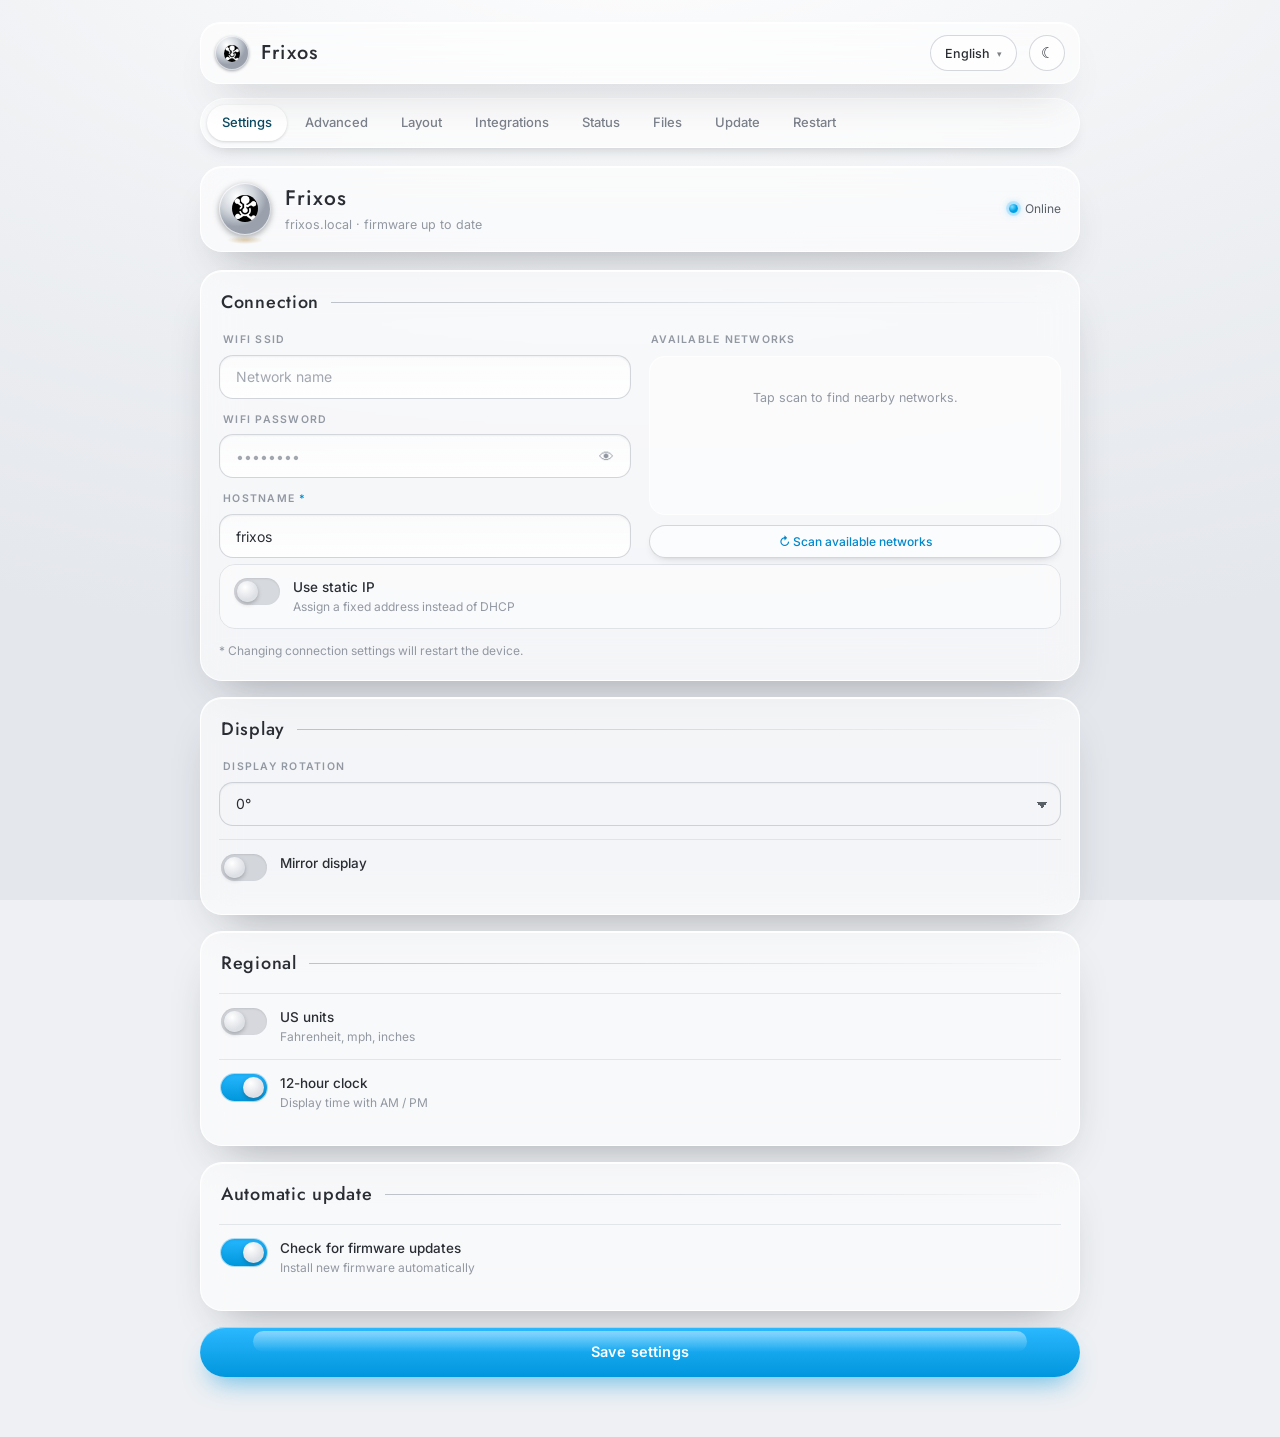
<file: frixos-ui/index.html>
<!DOCTYPE html>
<html lang="en">
<head>
<meta charset="UTF-8">
<meta name="viewport" content="width=device-width, initial-scale=1.0">
<title>Frixos</title>
<link rel="stylesheet" href="app.css">
</head>
<body class="theme-light">

<div class="wrap">

  <!-- ===== HEADER ===== -->
  <header class="topbar">
    <span class="disc"><img src="img/logo.jpg" alt="Frixos"></span>
    <span class="brand">Frixos</span>
    <span class="spring"></span>
    <div class="lang-wrap">
      <button class="ctrl lang" id="langBtn" aria-haspopup="listbox" aria-expanded="false">
        <span id="langName">English</span><span class="caret">▾</span>
      </button>
      <div class="lang-menu" id="langMenu" role="listbox">
        <div class="lang-opt sel" data-lang="en">English</div>
        <div class="lang-opt" data-lang="de">Deutsch</div>
        <div class="lang-opt" data-lang="fr">Français</div>
        <div class="lang-opt" data-lang="it">Italiano</div>
        <div class="lang-opt" data-lang="pt">Português</div>
        <div class="lang-opt" data-lang="sv">Svenska</div>
        <div class="lang-opt" data-lang="da">Dansk</div>
        <div class="lang-opt" data-lang="pl">Polski</div>
        <div class="lang-opt" data-lang="es">Español</div>
      </div>
    </div>
    <button class="ctrl" id="themeBtn" aria-label="Toggle theme" title="Toggle light / dark"><span id="themeIcon">☾</span></button>
  </header>

  <!-- ===== NAV ===== -->
  <nav class="nav" id="nav">
    <a data-tab="settings" class="active">Settings</a>
    <a data-tab="advanced">Advanced</a>
    <a data-tab="layout">Layout</a>
    <a data-tab="integrations">Integrations</a>
    <a data-tab="status">Status</a>
    <a data-tab="files">Files</a>
    <a data-tab="update">Update</a>
    <a data-tab="restart">Restart</a>
  </nav>

  <!-- ===================== SETTINGS ===================== -->
  <section class="tab-page active" id="tab-settings" data-screen-label="Settings">
    <div class="hero">
      <span class="obj"><img src="img/logo.jpg" alt=""></span>
      <div class="ht">
        <div class="nm">Frixos</div>
        <div class="st">frixos.local · firmware up to date</div>
      </div>
      <span class="jewel"><span class="g"></span> Online</span>
    </div>

    <div class="panel">
      <div class="ptitle"><h2>Connection</h2><span class="rule"></span></div>
      <div class="conn-grid">
        <div class="conn-fields">
          <div class="field"><label>WiFi SSID</label><input type="text" id="wifi_ssid" autocomplete="username" placeholder="Network name"></div>
          <div class="field"><label>WiFi password</label>
            <div class="pw"><input type="password" id="wifi_pass" autocomplete="current-password" placeholder="••••••••"><button class="eye" type="button" aria-label="Show password">👁</button></div>
          </div>
          <div class="field"><label>Hostname <span class="req">*</span></label>
            <input type="text" id="hostname" value="frixos" required maxlength="32"><span class="err" id="hostname-err">Hostname is required.</span>
          </div>
        </div>
        <div class="conn-nets">
          <label class="mini-label">Available networks</label>
          <div id="netlist" class="netbox"><div class="net-empty">Tap scan to find nearby networks.</div></div>
          <button class="scan-btn block-scan" id="scanBtn">↻ Scan available networks</button>
        </div>
      </div>

      <div class="staticip">
        <div class="toggle staticip-head">
          <div class="tx"><div class="tt">Use static IP</div><div class="ts">Assign a fixed address instead of DHCP</div></div>
          <button class="gswitch" id="staticToggle" aria-label="Use static IP"></button>
        </div>
        <div class="staticip-panel" id="staticPanel" hidden>
          <div class="grid2">
            <div class="field"><label>IP address</label><input type="text" inputmode="decimal" placeholder="192.168.1.100"></div>
            <div class="field"><label>Gateway</label><input type="text" inputmode="decimal" placeholder="192.168.1.1"></div>
            <div class="field"><label>Subnet mask</label><input type="text" inputmode="decimal" placeholder="255.255.255.0"></div>
            <div class="field"><label>DNS servers <span class="opt">(optional)</span></label>
              <div class="dns-pair">
                <div class="dns-f"><span class="dns-b">1</span><input type="text" inputmode="decimal" placeholder="8.8.8.8"></div>
                <div class="dns-f"><span class="dns-b">2</span><input type="text" inputmode="decimal" placeholder="8.8.4.4"></div>
              </div>
            </div>
          </div>
        </div>
      </div>
      <p class="note left">* Changing connection settings will restart the device.</p>
    </div>

    <div class="panel">
      <div class="ptitle"><h2>Display</h2><span class="rule"></span></div>
      <div class="field"><label>Display rotation</label>
        <select><option>0°</option><option>90°</option><option>180°</option><option>270°</option></select>
      </div>
      <div class="toggle"><div class="tx"><div class="tt">Mirror display</div></div><button class="gswitch" aria-label="Mirror"></button></div>
    </div>

    <div class="panel">
      <div class="ptitle"><h2>Regional</h2><span class="rule"></span></div>
      <div class="toggle"><div class="tx"><div class="tt">US units</div><div class="ts">Fahrenheit, mph, inches</div></div><button class="gswitch" aria-label="US units"></button></div>
      <div class="toggle"><div class="tx"><div class="tt">12-hour clock</div><div class="ts">Display time with AM / PM</div></div><button class="gswitch on" aria-label="12-hour clock"></button></div>
    </div>

    <div class="panel">
      <div class="ptitle"><h2>Automatic update</h2><span class="rule"></span></div>
      <div class="toggle"><div class="tx"><div class="tt">Check for firmware updates</div><div class="ts">Install new firmware automatically</div></div><button class="gswitch on" aria-label="Auto update"></button></div>
    </div>

    <button class="btn block" data-save="Settings saved">Save settings</button>
  </section>

  <!-- ===================== ADVANCED ===================== -->
  <section class="tab-page" id="tab-advanced" data-screen-label="Advanced">
    <div class="panel">
      <div class="ptitle"><h2>Location</h2><span class="rule"></span></div>
      <div class="field"><label>City</label>
        <div class="city-row">
          <input type="text" id="city_search" placeholder="Search for a city" autocomplete="off" spellcheck="false">
          <button class="btn sm ghost" id="citySearch">Search</button>
          <button class="btn sm ghost" id="geolocate">Locate me</button>
        </div>
      </div>
      <div class="grid2">
        <div class="field"><label>Latitude</label><input type="text" id="lat" maxlength="10" placeholder="e.g. 40.6892494"></div>
        <div class="field"><label>Longitude</label><input type="text" id="lon" maxlength="10" placeholder="e.g. -74.047081"></div>
      </div>
      <div class="field"><label>Timezone region</label><input type="text" id="tz_iana" placeholder="e.g. America/New_York"></div>
      <div class="field"><label>Timezone (POSIX)</label><input type="text" id="timezone" placeholder="e.g. EST5EDT,M3.2.0,M11.1.0"></div>
      <p class="muted-p">Find POSIX timezones <a href="https://leo.leung.xyz/wiki/Timezone" target="_blank" rel="noopener">here</a>. Lat/Lon only affect weather data.</p>
      <p class="note left">* Changing location settings will restart the device.</p>
    </div>

    <div class="panel">
      <div class="ptitle"><h2>WiFi active hours</h2><span class="rule"></span></div>
      <div class="time-range">
        <div class="time-box"><label>Start</label><input type="time" value="00:00"></div>
        <span class="time-arrow">→</span>
        <div class="time-box"><label>End</label><input type="time" value="00:00"></div>
      </div>
    </div>

    <div class="panel">
      <div class="ptitle"><h2>Projection brightness</h2><span class="rule"></span></div>
      <div class="field"><label>Dimming mode</label>
        <select id="dimMode">
          <option value="full">Always full brightness</option>
          <option value="bright" selected>Based on brightness</option>
          <option value="time">Based on time-of-day</option>
        </select>
      </div>

      <div id="dimBright" class="dim-sub">
        <div class="subtitle">Brightness-based dimming</div>
        <div class="grid2">
          <div class="field"><label>Day threshold (lux)</label><input type="number" step="0.1" min="0" max="500" value="12.0"></div>
          <div class="field"><label>Sensitivity (lux)</label><input type="number" step="0.1" min="0" max="50" value="3.0"></div>
        </div>
        <p class="muted-p">Sensitivity avoids unwanted brightness changes. Dark = Threshold − Sensitivity, Bright = Threshold + Sensitivity.</p>
      </div>

      <div id="dimTime" class="dim-sub" hidden>
        <div class="subtitle">Time-of-day dimming</div>
        <div class="time-range">
          <div class="time-box"><label>Start</label><input type="time" value="07:00"></div>
          <span class="time-arrow">→</span>
          <div class="time-box"><label>End</label><input type="time" value="22:00"></div>
        </div>
      </div>

      <div class="subtitle">LED levels (%)</div>
      <div class="grid2">
        <div class="field"><label>Brightness (day)</label><input type="number" min="0" max="100" value="80"></div>
        <div class="field"><label>Brightness (night)</label><input type="number" min="0" max="100" value="25"></div>
        <div class="field"><label>PWM frequency</label><input type="number" min="60" max="50000" value="133"></div>
        <div class="field"><label>Max power</label><input type="number" min="1" max="1023" value="1023"></div>
      </div>
    </div>

    <button class="btn block" data-save="Advanced settings saved">Save settings</button>
  </section>

  <!-- ===================== LAYOUT (screen editor) ===================== -->
  <section class="tab-page" id="tab-layout" data-screen-label="Layout">
    <div class="panel">
      <div class="ptitle"><h2>Layout</h2><span class="rule"></span></div>

      <div class="layout-picker">
        <select id="layoutFile"><option value="">Select a layout file</option><option>default.layout</option><option>holiday.layout</option><option>minimal.layout</option></select>
        <button class="btn sm ghost" id="loadSystem">Load system layout</button>
        <button class="btn sm ghost" id="restoreDefault">Restore default</button>
      </div>

      <p class="muted-p" style="margin-top:14px">Place elements on the 128×128 display — elements can overlap. Drag items from the palette onto the grid, or drag a placed element to move it.</p>

      <div class="layout-toolbar">
        <div class="seg" role="group" aria-label="Day / Night">
          <button class="seg-btn active" id="modeDay">Day</button>
          <button class="seg-btn" id="modeNight">Night</button>
        </div>
        <div class="layout-actions">
          <button class="btn sm ghost" id="copyNight">Copy to Night</button>
          <button class="btn sm ghost" id="saveFile">Save to file</button>
          <button class="btn sm ghost" id="loadFile">Load from file</button>
          <button class="btn sm" id="saveLayout">Save</button>
        </div>
      </div>

      <div class="screen-status" id="screenStatus">Selected: &lt;None&gt; @ (—,—)</div>

      <div class="editor-row">
        <div class="canvas-wrap">
          <div class="canvas" id="canvas" tabindex="0"></div>
        </div>
        <div class="palette">
          <div class="mini-label">Palette</div>
          <div class="palette-items" id="paletteItems"></div>
        </div>
      </div>

      <div class="options" id="screenOptions"><p class="muted-p" style="margin:0">Select an element to edit its options.</p></div>
    </div>
  </section>

  <!-- ===================== INTEGRATIONS ===================== -->
  <section class="tab-page" id="tab-integrations" data-screen-label="Integrations">
    <div class="panel">
      <div class="ptitle"><h2>Home Assistant</h2><span class="rule"></span><a class="help" href="#" target="_blank" rel="noopener" aria-label="Help">?</a></div>
      <div class="field"><label>Server URL</label><input type="text" maxlength="200" placeholder="e.g. http://homeassistant.local:8123"></div>
      <div class="field"><label>Long-lived access token</label>
        <div class="pw"><input type="password" maxlength="255" placeholder="Paste token"><button class="eye" type="button" aria-label="Show token">👁</button></div>
      </div>
      <div class="field"><label>Refresh (min.)</label><input type="number" min="1" max="7200" value="1"></div>
    </div>

    <div class="panel">
      <div class="ptitle"><h2>Stock quotes</h2><span class="rule"></span><a class="help" href="#" target="_blank" rel="noopener" aria-label="Help">?</a></div>
      <p class="muted-p tight">Via Finnhub.io.</p>
      <div class="field"><label>API key</label>
        <div class="pw"><input type="password" maxlength="64" placeholder="Paste API key"><button class="eye" type="button" aria-label="Show key">👁</button></div>
      </div>
      <div class="field"><label>Refresh (min.)</label><input type="number" min="1" max="1440" value="5"></div>
    </div>

    <div class="panel">
      <div class="ptitle"><h2>Glucose monitoring</h2><span class="rule"></span><a class="help" href="#" target="_blank" rel="noopener" aria-label="Help">?</a></div>
      <div class="grid2">
        <div class="field"><label>Refresh (min.)</label><input type="number" min="1" max="60" value="5"></div>
        <div class="field"><label>Display unit</label><select><option>mg/dL</option><option>mmol/L</option></select></div>
        <div class="field"><label>High (mg/dL)</label><input type="number" min="1" max="400" value="175"></div>
        <div class="field"><label>Low (mg/dL)</label><input type="number" min="1" max="400" value="70"></div>
      </div>
      <div class="field"><label>Validity (min.)</label><input type="number" min="10" max="360" value="30"></div>
      <div class="field"><label>Username</label><input type="text" maxlength="64" autocomplete="username" placeholder="Account username"></div>
      <div class="field"><label>Password</label>
        <div class="pw"><input type="password" maxlength="64" autocomplete="current-password" placeholder="••••••••"><button class="eye" type="button" aria-label="Show password">👁</button></div>
      </div>
      <div class="subtitle">CGM device</div>
      <div class="field"><label>Dexcom</label><select><option>Disabled</option><option>US</option><option>Japan</option><option>Rest of World</option></select></div>
      <div class="field"><label>FreeStyle Libre</label><select><option>Disabled</option><option>United States</option><option>Europe</option><option>Germany</option><option>France</option><option>Japan</option><option>Australia</option><option>Global / Rest of World</option></select></div>
      <div class="field"><label>Nightscout URL</label><input type="text" maxlength="100" placeholder="https://your-site.herokuapp.com"></div>
    </div>

    <button class="btn block" data-save="Integration settings saved">Save settings</button>
  </section>

  <!-- ===================== STATUS ===================== -->
  <section class="tab-page" id="tab-status" data-screen-label="Status">
    <div class="panel">
      <div class="ptitle"><h2>Support</h2><span class="rule"></span></div>
      <p class="muted-p">Share device diagnostics with our team to help troubleshoot.</p>
      <div class="btn-row">
        <button class="btn sm" data-save="Opening your email client…">Send email</button>
        <button class="btn sm ghost" data-save="Copied to clipboard">Copy to clipboard</button>
      </div>
      <p class="muted-p" style="margin-top:12px">If email doesn't open, copy the info and send it to <a href="mailto:support@buyfrixos.com">support@buyfrixos.com</a>.</p>
    </div>

    <div class="panel">
      <div class="ptitle"><h2>Sensor data</h2><span class="rule"></span></div>
      <div class="info-grid">
        <div class="info"><div class="l">Light level (lux)</div><div class="v">14.2</div></div>
        <div class="info"><div class="l">Last time update</div><div class="v"><span class="dot ok"></span>2 min ago</div></div>
        <div class="info"><div class="l">Timezone</div><div class="v">EST5EDT</div></div>
        <div class="info"><div class="l">Moon phase</div><div class="v">Waxing gibbous</div></div>
        <div class="info"><div class="l">Last weather update</div><div class="v"><span class="dot ok"></span>6 min ago</div></div>
        <div class="info"><div class="l">Latitude</div><div class="v">40.6892</div></div>
        <div class="info"><div class="l">Longitude</div><div class="v">-74.0471</div></div>
        <div class="info"><div class="l">Uptime</div><div class="v">3d 04:12</div></div>
      </div>
    </div>

    <div class="panel">
      <div class="ptitle"><h2>System information</h2><span class="rule"></span></div>
      <div class="info-grid">
        <div class="info"><div class="l">Application</div><div class="v">Frixos</div></div>
        <div class="info"><div class="l">Version</div><div class="v">2.4.1</div></div>
        <div class="info"><div class="l">Firmware</div><div class="v">2.4.1-rc3</div></div>
        <div class="info"><div class="l">Power-on hours</div><div class="v">412</div></div>
        <div class="info"><div class="l">MAC address</div><div class="v">A4:CF:12:9E:0B:77</div></div>
        <div class="info"><div class="l">IP address</div><div class="v">192.168.1.42</div></div>
        <div class="info"><div class="l">Chip revision</div><div class="v">ESP32 rev3</div></div>
        <div class="info"><div class="l">SPI flash size</div><div class="v">8 MB</div></div>
        <div class="info"><div class="l">CPU frequency</div><div class="v">240 MHz</div></div>
        <div class="info"><div class="l">Compile time</div><div class="v">Jun 18 2026</div></div>
        <div class="info"><div class="l">Free heap</div><div class="v">142 KB</div></div>
        <div class="info"><div class="l">Min free heap</div><div class="v">98 KB</div></div>
      </div>
    </div>

    <div class="panel">
      <div class="ptitle"><h2>System logs</h2><span class="rule"></span></div>
      <textarea class="logbox" readonly>[12:01:14] WiFi connected — RSSI -42dB
[12:01:15] NTP sync OK (EST5EDT)
[12:05:48] Weather updated — 21°C, clear
[12:06:02] HA entity sensor.living_room refreshed
[12:10:33] Ambient 14.2 lux — day mode</textarea>
    </div>

    <div class="panel">
      <div class="ptitle"><h2>Integration status</h2><span class="rule"></span></div>
      <textarea class="logbox" readonly>Home Assistant ........ connected
Stock (Finnhub) ....... idle
Dexcom ................ disabled
FreeStyle Libre ....... disabled
Nightscout ............ disabled</textarea>
    </div>

    <button class="btn block" id="refreshStatus">Refresh status</button>
  </section>

  <!-- ===================== FILES ===================== -->
  <section class="tab-page" id="tab-files" data-screen-label="Files">
    <div class="panel">
      <div class="ptitle"><h2>SPIFFS files</h2><span class="rule"></span></div>
      <p class="muted-p">Manage files stored on the device filesystem.</p>
      <div class="btn-row" style="margin-bottom:14px">
        <button class="btn sm ghost" id="filesRefresh">↻ Refresh</button>
        <button class="btn sm ghost" id="filesRename" disabled>Rename</button>
        <button class="btn sm danger" id="filesDelete" disabled>Delete selected</button>
      </div>
      <div class="tbl-wrap">
        <table class="files">
          <thead><tr>
            <th class="cbx"><input type="checkbox" id="selAll" aria-label="Select all"></th>
            <th><button data-sort="name">Filename ↑</button></th>
            <th class="size"><button data-sort="size">Size</button></th>
          </tr></thead>
          <tbody id="filesBody"></tbody>
        </table>
      </div>
      <p class="note left" id="filesSummary"></p>
    </div>
  </section>

  <!-- ===================== UPDATE ===================== -->
  <section class="tab-page" id="tab-update" data-screen-label="Update">
    <div class="panel">
      <div class="ptitle"><h2>Reinstall</h2><span class="rule"></span></div>
      <p class="muted-p">Re-download and install the current firmware and files (SPIFFS).</p>
      <button class="btn ghost" id="reinstall">Reinstall current firmware</button>
    </div>

    <div class="panel">
      <div class="ptitle"><h2>Upload firmware / files</h2><span class="rule"></span></div>
      <p class="muted-p">Your device installs new firmware automatically. Use this only if support asked you to install a specific build, or to upload a custom font.</p>
      <div class="field"><label>File</label><input type="file" id="fwFile"></div>
      <button class="btn block" id="uploadBtn" disabled>Upload file</button>
      <div class="progress-wrap" id="progressWrap" style="display:none">
        <div class="progress-track"><div class="progress-fill" id="progressFill"></div></div>
        <div class="progress-txt" id="progressTxt">0%</div>
      </div>
    </div>

    <div class="panel">
      <div class="ptitle"><h2>Firmware update</h2><span class="rule"></span></div>
      <ol class="steps">
        <li>Choose the firmware file (.bin) from your computer.</li>
        <li>Press “Upload file” to start the update.</li>
        <li>Wait for completion — don't power off or disconnect the device.</li>
        <li>The device restarts automatically when done.</li>
      </ol>
      <div class="callout"><b>Warning</b> — uploading incorrect firmware may stop the device from working. Use only the firmware built for your model.</div>
    </div>

    <div class="panel">
      <div class="ptitle"><h2>User file upload</h2><span class="rule"></span></div>
      <ol class="steps">
        <li>Choose the file (e.g. user-font.jpg) from your computer.</li>
        <li>Press “Upload file” to start.</li>
        <li>Wait for completion — don't power off or disconnect the device.</li>
        <li>Upload another file, or close this window.</li>
      </ol>
    </div>
  </section>

  <!-- ===================== RESTART ===================== -->
  <section class="tab-page" id="tab-restart" data-screen-label="Restart">
    <div class="panel">
      <div class="ptitle"><h2>Device reset</h2><span class="rule"></span></div>
      <p class="muted-p">Restart your Frixos device. It will be unavailable for a short moment while it reboots.</p>
      <button class="btn danger block" id="restartBtn">Restart device</button>
    </div>
  </section>

</div>

<div class="toast" id="toast"></div>
<div class="modal" id="resetModal">
  <div class="box">
    <h2>Confirm restart</h2>
    <p>Are you sure you want to restart the device?</p>
    <p>It will become temporarily unavailable during restart.</p>
    <div class="btn-row">
      <button class="btn ghost" id="cancelReset">Cancel</button>
      <button class="btn danger" id="confirmReset">Restart</button>
    </div>
  </div>
</div>

<script src="app.js"></script>
</body>
</html>
</file>
<file: frixos-ui/app.css>
/* ============================================================
   FRIXOS DEVICE UI — "Polished Glass"  (Proposal 04 system)
   Gallery-light & smoked-glass dark themes. Chrome + cyan jewel.
   Jost (display) · Inter (body) · Space Mono (technical/data).
   ============================================================ */

@import url('https://fonts.googleapis.com/css2?family=Jost:wght@400;500;600&family=Inter:wght@400;450;500;600;700&family=Space+Mono:wght@400;700&display=swap');

/* ---------- THEME TOKENS ---------- */
:root, .theme-light {
  --cyan:#00aaff; --cyan-deep:#0088cc; --cyan-press:#006699;
  --proj-orange:#f5821f; --proj-amber:#ffb429; --proj-green:#3fae5a;
  --proj-red:#e23b2e; --proj-blue:#2f6fdb;
  --jost:'Jost',sans-serif;
  --ui:'Inter',-apple-system,'Segoe UI',sans-serif;
  --mono:'Space Mono',ui-monospace,Menlo,monospace;

  --bg:radial-gradient(125% 85% at 50% -12%, #ffffff 0%, #eef0f3 52%, #e4e7ec 100%);
  --bg-solid:#eef0f3;
  --ink:#2a2d33; --ink-2:#5a6068; --muted:#9298a2;
  --glass:rgba(255,255,255,.6);
  --glass-2:rgba(255,255,255,.5);
  --glass-border:rgba(255,255,255,.92);
  --glass-shadow:0 1px 0 rgba(255,255,255,.9) inset, 0 22px 44px -24px rgba(40,44,52,.42);
  --hairline:rgba(150,158,170,.4);
  --hairline-soft:rgba(150,158,170,.22);
  --rule:linear-gradient(90deg, rgba(120,130,145,.45), transparent);
  --input-bg:linear-gradient(180deg, rgba(255,255,255,.5), rgba(255,255,255,.9));
  --input-border:rgba(150,158,170,.42);
  --tabs-bg:rgba(255,255,255,.55);
  --tabs-border:rgba(255,255,255,.85);
  --tab-ink:#7b818b; --tab-active-ink:#0a4a63; --tab-active-bg:#fff;
  --disc:radial-gradient(58% 58% at 34% 26%, #ffffff, #cfd4db 58%, #9aa1ac);
  --switch-off:rgba(140,148,160,.32);
  --knob:radial-gradient(60% 60% at 38% 30%, #ffffff, #dde0e5);
  --net-bg:rgba(255,255,255,.45);
  --net-border:rgba(255,255,255,.72);
  --ctrl-bg:rgba(255,255,255,.6);
  --code-bg:rgba(255,255,255,.6);
  --reflect:rgba(202,168,106,.5);
  --scrim:rgba(40,44,52,.45);
}
.theme-dark {
  --bg:radial-gradient(125% 85% at 50% -10%, #121826 0%, #0a0c10 62%);
  --bg-solid:#0a0c10;
  --ink:#eef1f5; --ink-2:#aeb4bd; --muted:#7a828f;
  --glass:linear-gradient(180deg, rgba(46,60,84,.4), rgba(16,22,32,.46));
  --glass-2:linear-gradient(180deg, rgba(255,255,255,.05), rgba(255,255,255,.02));
  --glass-border:rgba(255,255,255,.1);
  --glass-shadow:0 1px 0 rgba(255,255,255,.1) inset, 0 24px 46px -24px rgba(0,0,0,.7);
  --hairline:rgba(255,255,255,.1);
  --hairline-soft:rgba(255,255,255,.07);
  --rule:linear-gradient(90deg, rgba(255,255,255,.16), transparent);
  --input-bg:linear-gradient(180deg, rgba(255,255,255,.05), rgba(255,255,255,.02));
  --input-border:#232a34;
  --tabs-bg:rgba(255,255,255,.04);
  --tabs-border:rgba(255,255,255,.08);
  --tab-ink:#7a828f; --tab-active-ink:#04222e; --tab-active-bg:var(--cyan);
  --disc:radial-gradient(58% 58% at 34% 26%, #f2f5f8, #aeb6c0 58%, #6a717b);
  --switch-off:#252b34;
  --knob:radial-gradient(60% 60% at 38% 30%, #ffffff, #cfd4db);
  --net-bg:linear-gradient(180deg, rgba(255,255,255,.04), rgba(255,255,255,.015));
  --net-border:rgba(255,255,255,.08);
  --ctrl-bg:rgba(255,255,255,.05);
  --code-bg:rgba(255,255,255,.05);
  --reflect:rgba(0,170,255,.5);
  --scrim:rgba(0,0,0,.6);
}

*{box-sizing:border-box;margin:0;padding:0}
html,body{min-height:100%}
body{
  font-family:var(--ui); color:var(--ink); background:var(--bg-solid); background-image:var(--bg);
  background-attachment:fixed; -webkit-font-smoothing:antialiased; line-height:1.5;
  font-size:14px; min-height:100vh; transition:color .3s, background-color .3s;
}
a{color:var(--cyan-deep); text-decoration:none}
.wrap{ max-width:920px; margin:0 auto; padding:22px 20px 60px; }

/* ---------- HEADER ---------- */
.topbar{
  display:flex; align-items:center; gap:12px; padding:12px 14px; margin-bottom:14px;
  border-radius:20px; background:var(--glass); backdrop-filter:blur(18px) saturate(1.1);
  border:1px solid var(--glass-border); box-shadow:var(--glass-shadow); position:relative; z-index:20;
}
.disc{
  width:34px; height:34px; border-radius:50%; flex:none; background:var(--disc);
  box-shadow:0 1px 3px rgba(40,44,52,.4), 0 0 0 1px rgba(255,255,255,.6) inset;
  display:flex; align-items:center; justify-content:center;
}
.disc img{ height:17px; border-radius:50%; }
.brand{ font-family:var(--jost); font-weight:500; font-size:20px; letter-spacing:.06em; color:var(--ink); }
.topbar .spring{ flex:1; }
.ctrl{
  width:36px; height:36px; flex:none; border-radius:50%; border:1px solid var(--hairline);
  background:var(--ctrl-bg); color:var(--ink); cursor:pointer; font-size:15px;
  display:flex; align-items:center; justify-content:center; transition:border-color .2s, background .2s;
}
.ctrl:hover{ border-color:var(--cyan); }
.ctrl.lang{ width:auto; border-radius:999px; padding:0 14px; gap:7px; font-size:12.5px; font-weight:500; font-family:var(--ui); }
.ctrl.lang .caret{ font-size:9px; opacity:.6; }
.lang-wrap{ position:relative; }
.lang-menu{
  position:absolute; top:calc(100% + 8px); right:0; min-width:184px; padding:6px; z-index:50;
  border-radius:16px; background:var(--glass); backdrop-filter:blur(18px) saturate(1.1);
  border:1px solid var(--glass-border); box-shadow:var(--glass-shadow); display:none;
}
.lang-menu.open{ display:block; }
.lang-opt{ padding:9px 12px; border-radius:11px; cursor:pointer; font-size:13px; color:var(--ink-2); }
.lang-opt:hover{ background:var(--net-bg); color:var(--ink); }
.lang-opt.sel{ color:var(--cyan-deep); font-weight:600; }

/* tab nav — glass pill */
.nav{
  display:flex; gap:3px; padding:6px; margin-bottom:18px; overflow-x:auto; scrollbar-width:none;
  border-radius:999px; background:var(--tabs-bg); backdrop-filter:blur(14px);
  border:1px solid var(--tabs-border); box-shadow:0 8px 18px -12px rgba(40,44,52,.4); position:relative; z-index:10;
}
.nav::-webkit-scrollbar{ display:none; }
.nav a{
  flex:none; padding:8px 15px; border-radius:999px; font-size:13px; font-weight:500;
  color:var(--tab-ink); white-space:nowrap; cursor:pointer; transition:color .2s, background .2s;
}
.nav a:hover{ color:var(--ink); }
.nav a.active{ color:var(--tab-active-ink); background:var(--tab-active-bg); box-shadow:0 1px 3px rgba(40,44,52,.18); }

/* ---------- STATUS HERO (settings) ---------- */
.hero{
  display:flex; align-items:center; gap:14px; padding:16px 18px; margin-bottom:18px; position:relative;
  border-radius:22px; background:var(--glass); backdrop-filter:blur(18px) saturate(1.1);
  border:1px solid var(--glass-border); box-shadow:var(--glass-shadow);
}
.hero .obj{
  width:52px; height:52px; border-radius:50%; flex:none; position:relative; background:var(--disc);
  box-shadow:0 2px 6px rgba(40,44,52,.4), 0 0 0 1px rgba(255,255,255,.7) inset;
  display:flex; align-items:center; justify-content:center;
}
.hero .obj img{ height:27px; border-radius:50%; }
.hero .obj::after{
  content:""; position:absolute; left:50%; bottom:-9px; transform:translateX(-50%);
  width:36px; height:8px; border-radius:50%;
  background:radial-gradient(closest-side, var(--reflect), transparent);
}
.hero .ht{ flex:1; min-width:0; }
.hero .ht .nm{ font-family:var(--jost); font-weight:500; font-size:21px; letter-spacing:.05em; color:var(--ink); }
.hero .ht .st{ font-size:12.5px; color:var(--muted); margin-top:2px; }
.jewel{ display:inline-flex; align-items:center; gap:7px; font-size:12px; color:var(--ink-2); white-space:nowrap; }
.jewel .g{ width:9px; height:9px; border-radius:50%; background:radial-gradient(50% 50% at 35% 30%, #7fe0ff, #00a0e6);
  box-shadow:0 0 0 3px rgba(0,170,255,.16), 0 0 8px rgba(0,170,255,.6); }

/* ---------- PANELS ---------- */
.panel{
  border-radius:22px; padding:18px 18px 20px; margin-bottom:16px;
  background:var(--glass); backdrop-filter:blur(18px) saturate(1.1);
  border:1px solid var(--glass-border); box-shadow:var(--glass-shadow);
}
.ptitle{ display:flex; align-items:center; gap:12px; margin:0 2px 16px; }
.ptitle h2{ font-family:var(--jost); font-weight:500; font-size:18px; letter-spacing:.04em; color:var(--ink); }
.ptitle .rule{ flex:1; height:1px; background:var(--rule); }
.subtitle{ font-family:var(--jost); font-weight:500; font-size:15px; letter-spacing:.03em; color:var(--ink);
  margin:18px 2px 12px; padding-top:14px; border-top:1px solid var(--hairline-soft); }
.subtitle:first-child{ border-top:none; padding-top:0; margin-top:0; }
.muted-p{ font-size:12.5px; color:var(--muted); line-height:1.55; margin:2px 2px 12px; }
.muted-p.tight{ margin-bottom:2px; }

/* ---------- FIELDS ---------- */
.field{ margin-bottom:13px; }
.field:last-child{ margin-bottom:0; }
.field > label{ display:block; font-size:10.5px; font-weight:600; letter-spacing:.12em; text-transform:uppercase;
  color:var(--muted); margin:0 4px 7px; }
.field .req{ color:var(--cyan-deep); }
.grid2{ display:grid; grid-template-columns:1fr 1fr; gap:12px; }
@media(max-width:560px){ .grid2{ grid-template-columns:1fr; } }

input[type=text],input[type=password],input[type=number],textarea,select{
  width:100%; font-family:var(--ui); font-size:14px; color:var(--ink);
  border:1px solid var(--input-border); background:var(--input-bg);
  box-shadow:0 1px 2px rgba(40,44,52,.06) inset; transition:border-color .2s, box-shadow .2s;
}
input[type=text],input[type=password],input[type=number],select{ height:44px; padding:0 16px; border-radius:14px; }
textarea{ padding:12px 16px; border-radius:16px; min-height:84px; resize:vertical; line-height:1.5; }
input::placeholder,textarea::placeholder{ color:var(--muted); opacity:.85; }
input:focus,textarea:focus,select:focus{ outline:none; border-color:var(--cyan); box-shadow:0 0 0 3px rgba(0,170,255,.18); }
input[aria-invalid="true"]{ border-color:var(--proj-red) !important; box-shadow:0 0 0 3px rgba(226,59,46,.18) !important; }
.err{ display:none; color:var(--proj-red); font-size:11.5px; margin:6px 4px 0; }
.err.show{ display:block; }
.hint{ display:block; font-size:11.5px; color:var(--muted); margin:6px 4px 0; }

select{ appearance:none; -webkit-appearance:none; cursor:pointer;
  background-image:linear-gradient(45deg,transparent 50%,var(--ink-2) 50%),linear-gradient(135deg,var(--ink-2) 50%,transparent 50%);
  background-position:calc(100% - 18px) 19px,calc(100% - 12px) 19px; background-size:6px 6px,6px 6px; background-repeat:no-repeat; padding-right:38px; }
select{ background-blend-mode:normal; }
select option{ background:var(--bg-solid); color:var(--ink); }

input[type=color]{ width:54px; height:44px; padding:4px; border-radius:14px; border:1px solid var(--input-border);
  background:var(--input-bg); cursor:pointer; }
input[type=color]::-webkit-color-swatch-wrapper{ padding:0; }
input[type=color]::-webkit-color-swatch{ border:none; border-radius:9px; }
.color-row{ display:flex; align-items:center; gap:12px; }
.color-row .swatch-val{ font-family:var(--mono); font-size:12px; color:var(--ink-2); }

.pw{ position:relative; }
.pw .eye{ position:absolute; right:8px; top:0; bottom:0; width:34px; border:none; background:none;
  color:var(--muted); cursor:pointer; font-size:15px; display:flex; align-items:center; justify-content:center; }
.pw input{ padding-right:42px; }
.mask{ display:block; font-family:var(--mono); font-size:11px; color:var(--muted); margin:6px 4px 0; }

input[type=file]{ width:100%; font-family:var(--ui); font-size:13px; color:var(--ink-2);
  padding:12px 14px; border-radius:14px; border:1px dashed var(--input-border); background:var(--net-bg); cursor:pointer; }
input[type=file]::file-selector-button{ font-family:var(--ui); font-size:12.5px; font-weight:500; color:var(--cyan-deep);
  background:var(--ctrl-bg); border:1px solid var(--hairline); border-radius:999px; padding:7px 14px; margin-right:12px; cursor:pointer; }

/* ---------- TOGGLES ---------- */
.toggle{ display:flex; align-items:flex-start; gap:13px; padding:13px 2px; border-top:1px solid var(--hairline-soft); }
.toggle:first-of-type{ border-top:none; }
.toggle .tx{ flex:1; min-width:0; }
.toggle .tt{ font-size:13.5px; font-weight:500; color:var(--ink); }
.toggle .ts{ font-size:12px; color:var(--muted); margin-top:2px; line-height:1.4; }
.gswitch{ order:-1; margin-top:1px; width:46px; height:27px; border-radius:999px; flex:none; position:relative; cursor:pointer; border:none;
  background:var(--switch-off); box-shadow:0 1px 2px rgba(40,44,52,.12) inset; transition:background .2s; }
.gswitch::after{ content:""; position:absolute; top:3px; left:3px; width:21px; height:21px; border-radius:50%;
  background:var(--knob); box-shadow:0 2px 4px rgba(40,44,52,.3); transition:transform .2s; }
.gswitch.on{ background:linear-gradient(180deg,#26b7ff,#0097dc); box-shadow:0 1px 3px rgba(0,140,205,.4) inset, 0 0 0 1px rgba(0,150,220,.3); }
.gswitch.on::after{ transform:translateX(19px); }
.gswitch:focus-visible{ outline:none; box-shadow:0 0 0 3px rgba(0,170,255,.3); }

/* ---------- BUTTONS ---------- */
.btn{ display:inline-flex; align-items:center; justify-content:center; gap:8px; height:50px; padding:0 24px;
  border:none; border-radius:999px; cursor:pointer; position:relative; overflow:hidden;
  font-family:var(--ui); font-size:14.5px; font-weight:600; color:#fff; letter-spacing:.01em;
  background:linear-gradient(180deg,#2bb8ff,#0096dd);
  box-shadow:0 1px 0 rgba(255,255,255,.5) inset, 0 14px 26px -10px rgba(0,150,220,.6); transition:filter .2s; }
.btn::before{ content:""; position:absolute; left:6%; right:6%; top:4px; height:42%; border-radius:999px;
  background:linear-gradient(180deg, rgba(255,255,255,.45), transparent); pointer-events:none; }
.btn:hover{ filter:brightness(1.06); }
.btn:active{ filter:brightness(.97); }
.btn.block{ width:100%; }
.btn.ghost{ background:var(--ctrl-bg); color:var(--cyan-deep); border:1px solid var(--hairline);
  box-shadow:0 6px 14px -8px rgba(40,44,52,.35); }
.btn.ghost::before{ display:none; }
.btn.ghost:hover{ border-color:var(--cyan); filter:none; }
.btn.danger{ background:linear-gradient(180deg,#ff6a5e,#e23b2e); box-shadow:0 1px 0 rgba(255,255,255,.4) inset, 0 14px 26px -10px rgba(226,59,46,.55); }
.btn.sm{ height:40px; padding:0 16px; font-size:13px; }
.btn:disabled{ opacity:.5; cursor:not-allowed; filter:none; }
.btn-row{ display:flex; flex-wrap:wrap; gap:12px; }
.note{ font-size:12px; color:var(--muted); text-align:center; margin:13px 0 0; line-height:1.5; }
.note.left{ text-align:left; }
.save-bar{ margin-top:4px; }

/* ---------- NETWORKS ---------- */
.nethead{ display:flex; align-items:center; justify-content:space-between; gap:12px; margin-bottom:10px; }
.scan-btn{ font-size:12px; font-weight:500; color:var(--cyan-deep); background:var(--ctrl-bg);
  border:1px solid var(--hairline); padding:8px 15px; border-radius:999px; cursor:pointer; font-family:var(--ui);
  box-shadow:0 4px 10px -6px rgba(40,44,52,.35); transition:border-color .2s; }
.scan-btn:hover{ border-color:var(--cyan); }
.net{ display:flex; align-items:center; gap:12px; padding:12px 15px; border-radius:999px; color:var(--ink-2);
  background:var(--net-bg); border:1px solid var(--net-border); cursor:pointer; transition:border-color .2s, background .2s; }
.net + .net{ margin-top:7px; }
.net:hover{ border-color:var(--cyan); }
.net.sel{ border-color:rgba(0,170,255,.55); background:var(--glass-2); box-shadow:0 0 0 1px rgba(0,170,255,.25); }
.net .nm{ flex:1; font-size:13.5px; font-weight:500; color:var(--ink); min-width:0; overflow:hidden; text-overflow:ellipsis; white-space:nowrap; }
.net .meta{ display:flex; align-items:center; gap:9px; color:var(--muted); }
.net.sel .meta{ color:var(--cyan); }
.net .conn{ font-size:11px; color:var(--cyan-deep); }
.net .check{ width:19px; height:19px; border-radius:50%; flex:none; display:flex; align-items:center; justify-content:center;
  color:#fff; font-size:11px; background:radial-gradient(60% 60% at 38% 30%, #2bc0ff, #0097dc); box-shadow:0 2px 5px rgba(0,150,220,.5); }
.net-empty{ text-align:center; color:var(--muted); font-size:12.5px; padding:24px 0; }
.spinner{ width:30px; height:30px; margin:14px auto; border:3px solid var(--hairline); border-top-color:var(--cyan);
  border-radius:50%; animation:spin .8s linear infinite; }
@keyframes spin{ to{ transform:rotate(360deg); } }
/* signal bars + lock */
.sig{ display:flex; align-items:flex-end; gap:2px; height:14px; }
.sig i{ width:3px; border-radius:1px; background:currentColor; opacity:.28; }
.sig i:nth-child(1){height:5px} .sig i:nth-child(2){height:8px} .sig i:nth-child(3){height:11px} .sig i:nth-child(4){height:14px}
.sig.s4 i{opacity:.9} .sig.s3 i:nth-child(-n+3){opacity:.9} .sig.s2 i:nth-child(-n+2){opacity:.9} .sig.s1 i:nth-child(1){opacity:.9}
.lock{ position:relative; width:11px; height:13px; flex:none; }
.lock::before{ content:""; position:absolute; left:2px; top:0; width:7px; height:7px; border:1.6px solid currentColor; border-bottom:none; border-radius:4px 4px 0 0; }
.lock::after{ content:""; position:absolute; left:0; bottom:0; width:11px; height:8px; border-radius:1.5px; background:currentColor; }

/* ---------- FONT SAMPLES ---------- */
.font-grid{ display:grid; grid-template-columns:repeat(auto-fill,minmax(150px,1fr)); gap:12px; }
.font-card{ border-radius:16px; padding:14px 10px 10px; text-align:center; cursor:pointer;
  background:var(--net-bg); border:1px solid var(--net-border); transition:border-color .2s, transform .15s; }
.font-card:hover{ border-color:var(--cyan); transform:translateY(-2px); }
.font-card.sel{ border-color:var(--cyan); box-shadow:0 0 0 1px rgba(0,170,255,.3); }
.font-card .fn{ font-family:var(--jost); font-size:13px; letter-spacing:.04em; color:var(--ink); margin-bottom:10px; }
.font-card img{ max-width:100%; height:auto; border-radius:8px; display:block; }

/* ---------- INFO GRID (status) ---------- */
.info-grid{ display:grid; grid-template-columns:repeat(auto-fit,minmax(190px,1fr)); gap:10px; }
.info{ padding:12px 14px; border-radius:14px; background:var(--net-bg); border:1px solid var(--net-border); }
.info .l{ font-size:10px; font-weight:600; letter-spacing:.1em; text-transform:uppercase; color:var(--muted); margin-bottom:4px; }
.info .v{ font-family:var(--mono); font-size:13px; color:var(--ink); word-break:break-word; }
.dot{ display:inline-block; width:9px; height:9px; border-radius:50%; margin-right:6px; vertical-align:middle; }
.dot.ok{ background:var(--proj-green); box-shadow:0 0 6px rgba(63,174,90,.6); }
.dot.err{ background:var(--proj-red); box-shadow:0 0 6px rgba(226,59,46,.6); }
.logbox{ width:100%; min-height:180px; font-family:var(--mono); font-size:12px; line-height:1.6; }

/* ---------- FILES TABLE ---------- */
.tbl-wrap{ border-radius:16px; border:1px solid var(--net-border); overflow:hidden; background:var(--net-bg); }
table.files{ width:100%; border-collapse:collapse; }
table.files th,table.files td{ text-align:left; padding:12px 14px; border-bottom:1px solid var(--hairline-soft); font-size:13px; }
table.files th{ font-size:10px; font-weight:600; letter-spacing:.1em; text-transform:uppercase; color:var(--muted); }
table.files th button{ background:none; border:none; color:inherit; font:inherit; cursor:pointer; letter-spacing:inherit; text-transform:inherit; }
table.files th button:hover{ color:var(--cyan-deep); }
table.files td{ color:var(--ink); }
table.files tbody tr:last-child td{ border-bottom:none; }
table.files tbody tr.sel,table.files tbody tr:hover{ background:var(--glass-2); }
table.files td.size{ font-family:var(--mono); color:var(--ink-2); }
th.cbx,td.cbx{ width:44px; text-align:center; }
input[type=checkbox]{ width:17px; height:17px; accent-color:var(--cyan); cursor:pointer; }

/* ---------- TOKENS (message) ---------- */
.tokens{ margin-top:6px; }
.tokens .chips{ display:flex; flex-wrap:wrap; gap:7px; margin:10px 0 12px; }
.chip{ font-family:var(--mono); font-size:11.5px; color:var(--cyan-deep); background:var(--code-bg);
  border:1px solid var(--hairline); padding:5px 9px; border-radius:8px; cursor:pointer; transition:all .15s; }
.chip:hover{ background:var(--cyan); color:#fff; border-color:var(--cyan); }
.tokens dl{ display:grid; grid-template-columns:auto 1fr; gap:6px 12px; font-size:12px; }
.tokens dt{ font-family:var(--mono); font-size:11.5px; color:var(--ink); white-space:nowrap; }
.tokens dd{ color:var(--muted); }
.counter{ display:block; text-align:right; font-family:var(--mono); font-size:11px; color:var(--muted); margin:6px 2px 0; }
.counter.warn{ color:var(--proj-amber); } .counter.max{ color:var(--proj-red); font-weight:700; }

/* ---------- PROGRESS ---------- */
.progress-wrap{ margin-top:16px; }
.progress-track{ height:14px; border-radius:999px; background:var(--net-bg); border:1px solid var(--net-border); overflow:hidden; }
.progress-fill{ height:100%; width:0%; border-radius:999px; background:linear-gradient(90deg,#2bb8ff,#0096dd); transition:width .25s; }
.progress-txt{ text-align:center; font-family:var(--mono); font-size:12px; color:var(--ink-2); margin-top:8px; }

/* ---------- LISTS (instructions) ---------- */
.steps{ counter-reset:s; list-style:none; display:flex; flex-direction:column; gap:11px; }
.steps li{ position:relative; padding-left:38px; font-size:13.5px; color:var(--ink-2); line-height:1.5; }
.steps li::before{ counter-increment:s; content:counter(s); position:absolute; left:0; top:-1px;
  width:26px; height:26px; border-radius:50%; display:flex; align-items:center; justify-content:center;
  font-family:var(--mono); font-size:12px; font-weight:700; color:#fff; background:linear-gradient(180deg,#2bb8ff,#0096dd);
  box-shadow:0 4px 10px -5px rgba(0,150,220,.7); }
.callout{ font-size:13px; color:var(--ink-2); line-height:1.55; padding:14px 16px; border-radius:16px;
  background:var(--net-bg); border:1px solid var(--net-border); margin-top:14px; }
.callout b{ color:var(--proj-amber); }

/* ---------- TOAST ---------- */
.toast{ position:fixed; top:18px; left:50%; transform:translate(-50%,-18px); z-index:200; opacity:0; pointer-events:none;
  min-width:280px; max-width:90vw; padding:13px 20px; border-radius:16px; text-align:center; font-size:13.5px; font-weight:500;
  background:var(--glass); backdrop-filter:blur(18px); border:1px solid var(--glass-border); box-shadow:var(--glass-shadow);
  transition:opacity .25s, transform .25s; }
.toast.show{ opacity:1; transform:translate(-50%,0); }
.toast.ok{ color:var(--proj-green); } .toast.err{ color:var(--proj-red); }

/* ---------- MODAL ---------- */
.modal{ position:fixed; inset:0; z-index:300; display:none; align-items:center; justify-content:center;
  background:var(--scrim); backdrop-filter:blur(4px); padding:20px; }
.modal.open{ display:flex; }
.modal .box{ width:100%; max-width:440px; padding:26px; border-radius:24px; text-align:center;
  background:var(--glass); backdrop-filter:blur(22px) saturate(1.1); border:1px solid var(--glass-border); box-shadow:var(--glass-shadow); }
.modal h2{ font-family:var(--jost); font-weight:500; font-size:20px; letter-spacing:.03em; color:var(--ink); margin-bottom:10px; }
.modal p{ font-size:13.5px; color:var(--ink-2); line-height:1.5; margin-bottom:8px; }
.modal .box .btn-row{ justify-content:center; margin-top:22px; }

/* ---------- CONNECTION two-column ---------- */
.mini-label{ display:block; font-size:10.5px; font-weight:600; letter-spacing:.12em; text-transform:uppercase; color:var(--muted); margin:0 2px 8px; }
.conn-grid{ display:grid; grid-template-columns:1fr 1fr; gap:18px; }
@media(max-width:620px){ .conn-grid{ grid-template-columns:1fr; } }
.conn-nets{ display:flex; flex-direction:column; }
.netbox{ flex:1; min-height:120px; border-radius:16px; padding:8px; background:var(--net-bg); border:1px solid var(--net-border); margin-bottom:10px; }
.netbox .net{ background:transparent; border-color:transparent; }
.netbox .net:hover{ background:var(--glass-2); }
.block-scan{ width:100%; text-align:center; }

/* ---------- STATIC IP ---------- */
.staticip{ margin-top:6px; border-radius:16px; border:1px solid var(--hairline-soft); overflow:hidden; }
.staticip-head{ padding:12px 14px !important; border-top:none !important; background:var(--net-bg); }
.staticip-panel{ padding:14px; border-top:1px solid var(--hairline-soft); }
.opt{ font-weight:400; text-transform:none; letter-spacing:0; opacity:.7; }
.dns-pair{ display:flex; gap:10px; }
.dns-f{ display:flex; align-items:center; gap:7px; flex:1; min-width:0; }
.dns-b{ width:22px; height:22px; flex:none; border-radius:50%; display:flex; align-items:center; justify-content:center;
  font-family:var(--mono); font-size:11px; font-weight:700; color:#fff; background:linear-gradient(180deg,#2bb8ff,#0096dd); }
.dns-f input{ height:40px; }

/* ---------- CITY / TIME / DIM ---------- */
.city-row{ display:flex; gap:10px; align-items:center; flex-wrap:wrap; }
.city-row input{ flex:1; min-width:160px; }
.time-range{ display:flex; align-items:flex-end; gap:14px; }
.time-box{ display:flex; flex-direction:column; }
.time-box label{ font-size:10.5px; font-weight:600; letter-spacing:.12em; text-transform:uppercase; color:var(--muted); margin:0 4px 7px; }
.time-box input[type=time]{ width:150px; }
.time-arrow{ font-size:18px; color:var(--muted); padding-bottom:11px; }
.dim-sub{ margin-top:2px; }

/* ---------- HELP ICON ---------- */
.help{ width:26px; height:26px; flex:none; border-radius:50%; display:flex; align-items:center; justify-content:center;
  font-family:var(--mono); font-size:13px; font-weight:700; color:var(--cyan-deep); text-decoration:none;
  background:var(--ctrl-bg); border:1px solid var(--hairline); transition:all .2s; }
.help:hover{ background:var(--cyan); color:#fff; border-color:var(--cyan); }

/* ---------- LAYOUT / SCREEN EDITOR ---------- */
.layout-picker{ display:flex; gap:10px; align-items:center; flex-wrap:wrap; }
.layout-picker select{ flex:1; min-width:180px; }
.layout-toolbar{ display:flex; align-items:center; justify-content:space-between; gap:14px; flex-wrap:wrap; margin-bottom:14px; }
.layout-actions{ display:flex; gap:8px; flex-wrap:wrap; }
.seg{ display:flex; gap:3px; padding:4px; border-radius:999px; background:var(--tabs-bg); border:1px solid var(--tabs-border); }
.seg-btn{ border:none; background:none; cursor:pointer; font-family:var(--ui); font-size:13px; font-weight:500; color:var(--tab-ink);
  padding:7px 18px; border-radius:999px; transition:all .2s; }
.seg-btn.active{ color:var(--tab-active-ink); background:var(--tab-active-bg); box-shadow:0 1px 3px rgba(40,44,52,.18); }
.screen-status{ font-family:var(--mono); font-size:11.5px; color:var(--ink-2); background:var(--net-bg);
  border:1px solid var(--net-border); border-radius:10px; padding:8px 12px; margin-bottom:14px; }

.editor-row{ display:flex; gap:16px; align-items:flex-start; flex-wrap:wrap; }
.canvas-wrap{ flex:none; padding:14px; border-radius:18px; background:radial-gradient(120% 120% at 50% 0%, #1a1f2b, #06070a);
  box-shadow:0 1px 0 rgba(255,255,255,.08) inset, 0 18px 38px -20px rgba(0,0,0,.7); }
.canvas{ position:relative; width:384px; height:384px; background:#050608; border-radius:8px; overflow:hidden;
  background-image:linear-gradient(rgba(0,170,255,.05) 1px,transparent 1px),linear-gradient(90deg,rgba(0,170,255,.05) 1px,transparent 1px);
  background-size:24px 24px; cursor:crosshair; outline:none; }
.canvas.grid-on{ background-image:linear-gradient(rgba(0,170,255,.14) 1px,transparent 1px),linear-gradient(90deg,rgba(0,170,255,.14) 1px,transparent 1px); }
.canvas:focus-visible{ box-shadow:0 0 0 2px var(--cyan); }
.el{ position:absolute; cursor:grab; box-sizing:border-box; border:1px solid transparent; border-radius:2px; overflow:hidden; }
.el img{ width:100%; height:100%; object-fit:cover; image-rendering:pixelated; display:block; pointer-events:none; }
.el .eltext{ width:100%; height:100%; display:flex; align-items:center; font-family:var(--mono); font-weight:700;
  color:#fff; white-space:nowrap; overflow:hidden; line-height:1; letter-spacing:-.5px; pointer-events:none; }
.el.sel{ border-color:var(--cyan); box-shadow:0 0 0 1px var(--cyan), 0 0 10px rgba(0,170,255,.5); z-index:60 !important; }
.el.dragging{ cursor:grabbing; opacity:.85; }

.palette{ flex:1; min-width:220px; }
.palette-items{ display:flex; flex-direction:column; gap:6px; max-height:384px; overflow-y:auto; padding-right:4px; }
.pchip{ display:flex; align-items:center; gap:10px; padding:8px 10px; border-radius:12px; cursor:grab;
  background:var(--net-bg); border:1px solid var(--net-border); transition:border-color .2s; user-select:none; }
.pchip:hover{ border-color:var(--cyan); }
.pchip .thumb{ width:30px; height:24px; flex:none; border-radius:5px; background:#06070a; display:flex; align-items:center; justify-content:center; overflow:hidden; }
.pchip .thumb img{ max-width:100%; max-height:100%; image-rendering:pixelated; }
.pchip .thumb.txt{ font-family:var(--mono); font-size:9px; font-weight:700; color:var(--cyan); }
.pchip .plabel{ flex:1; font-size:12.5px; color:var(--ink); min-width:0; overflow:hidden; text-overflow:ellipsis; white-space:nowrap; }
.pchip .padd{ font-family:var(--mono); font-size:14px; color:var(--muted); }

.options{ margin-top:16px; padding:16px; border-radius:16px; background:var(--net-bg); border:1px solid var(--net-border); }
.options .opt-title{ font-family:var(--jost); font-weight:500; font-size:15px; letter-spacing:.03em; color:var(--ink); margin-bottom:14px;
  display:flex; align-items:center; justify-content:space-between; gap:10px; }
.options .opt-grid{ display:grid; grid-template-columns:repeat(auto-fit,minmax(150px,1fr)); gap:12px; }
.opt-del{ font-size:12px; color:var(--proj-red); background:none; border:1px solid var(--hairline); border-radius:999px; padding:5px 12px; cursor:pointer; }
.opt-del:hover{ border-color:var(--proj-red); }

/* ---------- SECTIONS ---------- */
.tab-page{ display:none; animation:rise .35s ease; }
.tab-page.active{ display:block; }
@keyframes rise{ from{ transform:translateY(8px); } to{ transform:translateY(0); } }
@media (prefers-reduced-motion: reduce){ .tab-page{ animation:none; } }
</file>
